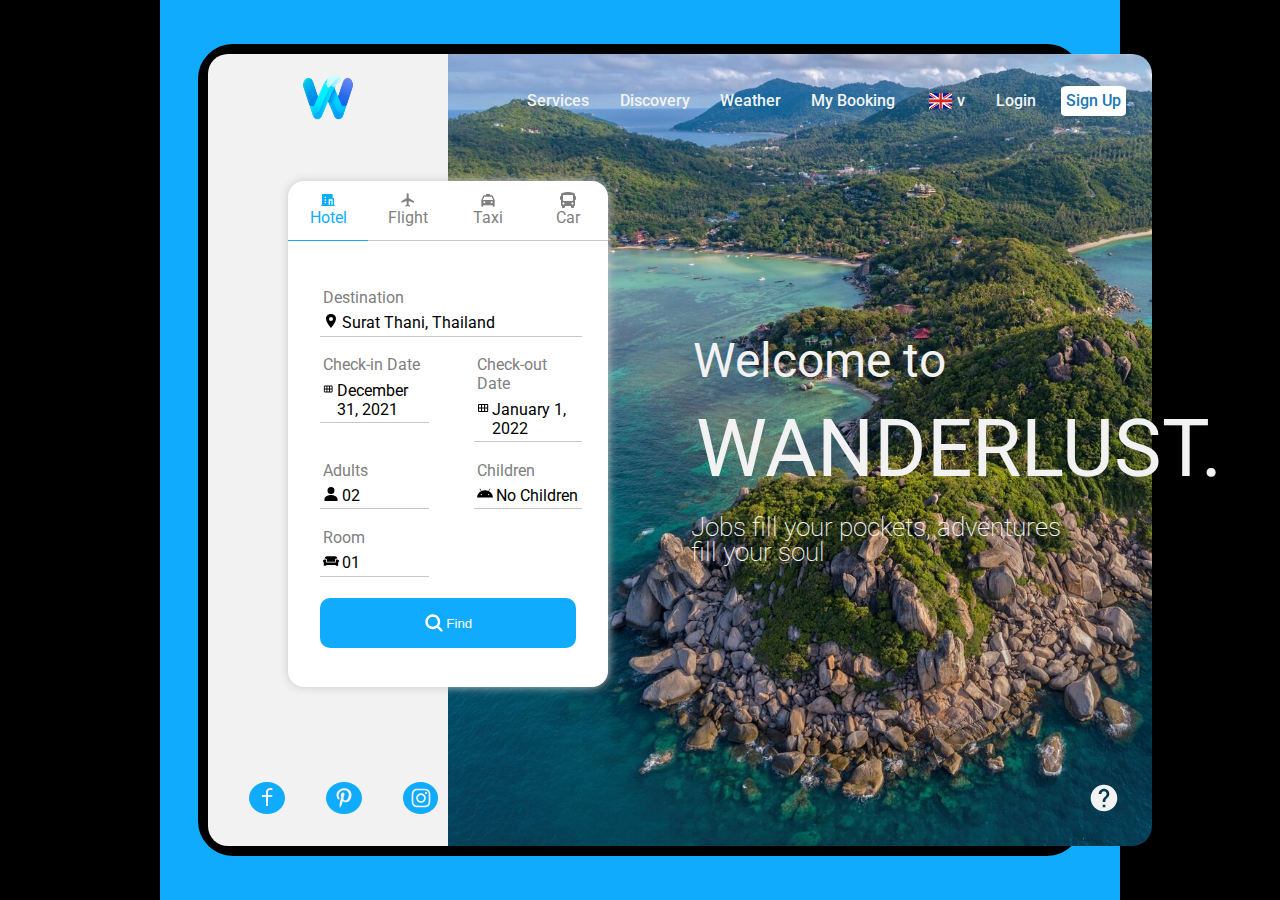
<file: Exercises/CSS Exercise/CSS/index.html>
<!DOCTYPE html>
<html lang="en">
<head>
    <meta charset="UTF-8">
    <meta http-equiv="X-UA-Compatible" content="IE=edge">
    <meta name="viewport" content="width=device-width, initial-scale=1.0">
    <title>Mihlali Mgwebi</title>
    <link rel="stylesheet" href="style.css">
    <!-- [Google Fonts](https://fonts.google.com/share?selection.family=Roboto:wght@300;400;500;700;900) -->
    <link rel="preconnect" href="https://fonts.googleapis.com">
    <link rel="preconnect" href="https://fonts.gstatic.com" crossorigin>
    <link href="https://fonts.googleapis.com/css2?family=Roboto:wght@300;400;500;700;900&display=swap" rel="stylesheet">
</head>
<body>
    <div class="site-container__blue-bg">
        <div class="site-container__black-border">
            <div class="site-container__sidebar">
                <div class="site-container__logo">
                    <img src="./assets/logo-1600×1200-png.png" alt="" srcset="">
                </div>
                <div class="site_footer__socials">
                    <div><svg stroke="currentColor" fill="currentColor" stroke-width="0" viewBox="0 0 24 24" height="1.5em" width="1.5em" xmlns="http://www.w3.org/2000/svg"><g><path fill="none" d="M0 0h24v24H0z"></path><path fill-rule="nonzero" d="M13 9h4.5l-.5 2h-4v9h-2v-9H7V9h4V7.128c0-1.783.186-2.43.534-3.082a3.635 3.635 0 0 1 1.512-1.512C13.698 2.186 14.345 2 16.128 2c.522 0 .98.05 1.372.15V4h-1.372c-1.324 0-1.727.078-2.138.298-.304.162-.53.388-.692.692-.22.411-.298.814-.298 2.138V9z"></path></g></svg></div>
                    <div><svg stroke="currentColor" fill="currentColor" stroke-width="0" viewBox="0 0 384 512" height="1.25em" width="1.5em" xmlns="http://www.w3.org/2000/svg"><path d="M204 6.5C101.4 6.5 0 74.9 0 185.6 0 256 39.6 296 63.6 296c9.9 0 15.6-27.6 15.6-35.4 0-9.3-23.7-29.1-23.7-67.8 0-80.4 61.2-137.4 140.4-137.4 68.1 0 118.5 38.7 118.5 109.8 0 53.1-21.3 152.7-90.3 152.7-24.9 0-46.2-18-46.2-43.8 0-37.8 26.4-74.4 26.4-113.4 0-66.2-93.9-54.2-93.9 25.8 0 16.8 2.1 35.4 9.6 50.7-13.8 59.4-42 147.9-42 209.1 0 18.9 2.7 37.5 4.5 56.4 3.4 3.8 1.7 3.4 6.9 1.5 50.4-69 48.6-82.5 71.4-172.8 12.3 23.4 44.1 36 69.3 36 106.2 0 153.9-103.5 153.9-196.8C384 71.3 298.2 6.5 204 6.5z"></path></svg></div>
                    <div><svg stroke="currentColor" fill="currentColor" stroke-width="0" viewBox="0 0 1024 1024" height="1.5em" width="1.5em" xmlns="http://www.w3.org/2000/svg"><path d="M512 306.9c-113.5 0-205.1 91.6-205.1 205.1S398.5 717.1 512 717.1 717.1 625.5 717.1 512 625.5 306.9 512 306.9zm0 338.4c-73.4 0-133.3-59.9-133.3-133.3S438.6 378.7 512 378.7 645.3 438.6 645.3 512 585.4 645.3 512 645.3zm213.5-394.6c-26.5 0-47.9 21.4-47.9 47.9s21.4 47.9 47.9 47.9 47.9-21.3 47.9-47.9a47.84 47.84 0 0 0-47.9-47.9zM911.8 512c0-55.2.5-109.9-2.6-165-3.1-64-17.7-120.8-64.5-167.6-46.9-46.9-103.6-61.4-167.6-64.5-55.2-3.1-109.9-2.6-165-2.6-55.2 0-109.9-.5-165 2.6-64 3.1-120.8 17.7-167.6 64.5C132.6 226.3 118.1 283 115 347c-3.1 55.2-2.6 109.9-2.6 165s-.5 109.9 2.6 165c3.1 64 17.7 120.8 64.5 167.6 46.9 46.9 103.6 61.4 167.6 64.5 55.2 3.1 109.9 2.6 165 2.6 55.2 0 109.9.5 165-2.6 64-3.1 120.8-17.7 167.6-64.5 46.9-46.9 61.4-103.6 64.5-167.6 3.2-55.1 2.6-109.8 2.6-165zm-88 235.8c-7.3 18.2-16.1 31.8-30.2 45.8-14.1 14.1-27.6 22.9-45.8 30.2C695.2 844.7 570.3 840 512 840c-58.3 0-183.3 4.7-235.9-16.1-18.2-7.3-31.8-16.1-45.8-30.2-14.1-14.1-22.9-27.6-30.2-45.8C179.3 695.2 184 570.3 184 512c0-58.3-4.7-183.3 16.1-235.9 7.3-18.2 16.1-31.8 30.2-45.8s27.6-22.9 45.8-30.2C328.7 179.3 453.7 184 512 184s183.3-4.7 235.9 16.1c18.2 7.3 31.8 16.1 45.8 30.2 14.1 14.1 22.9 27.6 30.2 45.8C844.7 328.7 840 453.7 840 512c0 58.3 4.7 183.2-16.2 235.8z"></path></svg></div>
                </div>
            </div>
            <div class="site-container__content">
                    <ul class="site-container__nav">
                        <li>Services</li>
                        <li>Discovery</li>
                        <li>Weather</li>
                        <li>My Booking</li>
                        <li id="site-dropdown"> <img src="./assets/flag-1772x1181-png.png" alt="" id="site-dropdown__flag">
                            v</li>
                        <li>Login</li>
                        <li id="site-button__sign-up">Sign Up</li>
                    </ul>
            </div>
            <div class="site-container__main-card">
                <div class="site-main-card__nav">
                    <div class="site-main-card__nav-item">
                        <svg stroke="currentColor" fill="currentColor" stroke-width="0" viewBox="0 0 24 24" height="1em" width="1em" xmlns="http://www.w3.org/2000/svg"><g><path fill="none" d="M0 0h24v24H0z"></path><path d="M17 19h2v-8h-6v8h2v-6h2v6zM3 19V4a1 1 0 0 1 1-1h14a1 1 0 0 1 1 1v5h2v10h1v2H2v-2h1zm4-8v2h2v-2H7zm0 4v2h2v-2H7zm0-8v2h2V7H7z"></path></g></svg>
                        Hotel
                    </div>
                    <div class="site-main-card__nav-item">
                        <svg stroke="currentColor" fill="currentColor" stroke-width="0" viewBox="0 0 24 24" height="1em" width="1em" xmlns="http://www.w3.org/2000/svg"><path fill="none" d="M0 0h24v24H0z"></path><path d="M21 16v-2l-8-5V3.5c0-.83-.67-1.5-1.5-1.5S10 2.67 10 3.5V9l-8 5v2l8-2.5V19l-2 1.5V22l3.5-1 3.5 1v-1.5L13 19v-5.5l8 2.5z"></path></svg>
                        Flight
                    </div>
                    <div class="site-main-card__nav-item">
                        <svg stroke="currentColor" fill="currentColor" stroke-width="0" viewBox="0 0 24 24" height="1em" width="1em" xmlns="http://www.w3.org/2000/svg"><g><path fill="none" d="M0 0h24v24H0z"></path><path d="M22 12v9a1 1 0 0 1-1 1h-1a1 1 0 0 1-1-1v-1H5v1a1 1 0 0 1-1 1H3a1 1 0 0 1-1-1v-9l2.48-5.788A2 2 0 0 1 6.32 5H9V3h6v2h2.681a2 2 0 0 1 1.838 1.212L22 12zM4.176 12h15.648l-2.143-5H6.32l-2.143 5zM6.5 17a1.5 1.5 0 1 0 0-3 1.5 1.5 0 0 0 0 3zm11 0a1.5 1.5 0 1 0 0-3 1.5 1.5 0 0 0 0 3z"></path></g></svg>
                        Taxi
                    </div>
                    <div class="site-main-card__nav-item">
                        <svg stroke="currentColor" fill="currentColor" stroke-width="0" viewBox="0 0 512 512" height="1em" width="1em" xmlns="http://www.w3.org/2000/svg"><path d="M488 128h-8V80c0-44.8-99.2-80-224-80S32 35.2 32 80v48h-8c-13.25 0-24 10.74-24 24v80c0 13.25 10.75 24 24 24h8v160c0 17.67 14.33 32 32 32v32c0 17.67 14.33 32 32 32h32c17.67 0 32-14.33 32-32v-32h192v32c0 17.67 14.33 32 32 32h32c17.67 0 32-14.33 32-32v-32h6.4c16 0 25.6-12.8 25.6-25.6V256h8c13.25 0 24-10.75 24-24v-80c0-13.26-10.75-24-24-24zM112 400c-17.67 0-32-14.33-32-32s14.33-32 32-32 32 14.33 32 32-14.33 32-32 32zm16-112c-17.67 0-32-14.33-32-32V128c0-17.67 14.33-32 32-32h256c17.67 0 32 14.33 32 32v128c0 17.67-14.33 32-32 32H128zm272 112c-17.67 0-32-14.33-32-32s14.33-32 32-32 32 14.33 32 32-14.33 32-32 32z"></path></svg>
                        Car
                    </div>
                </div>
                <div class="site-main-card__form">
                    <div class="site-main-card__form-input w-100">
                        <span>Destination</span>
                        <div>
                            <svg stroke="currentColor" fill="currentColor" stroke-width="0" viewBox="0 0 512 512" height="1em" width="1em" xmlns="http://www.w3.org/2000/svg"><path d="M256 32C167.67 32 96 96.51 96 176c0 128 160 304 160 304s160-176 160-304c0-79.49-71.67-144-160-144zm0 224a64 64 0 1164-64 64.07 64.07 0 01-64 64z"></path></svg>
                            Surat Thani, Thailand
                        </div>
                    </div>
                    <div class="site-main-card__form-input">
                        <span>Check-in Date</span>
                        <div><svg stroke="currentColor" fill="currentColor" stroke-width="0" viewBox="0 0 24 24" height="1em" width="1em" xmlns="http://www.w3.org/2000/svg"><path fill="none" d="M0 0h24v24H0V0z"></path><path d="M20 4H4c-1.1 0-2 .9-2 2v12c0 1.1.9 2 2 2h16c1.1 0 2-.9 2-2V6c0-1.1-.9-2-2-2zM8 11H4V6h4v5zm6 0h-4V6h4v5zm6 0h-4V6h4v5zM8 18H4v-5h4v5zm6 0h-4v-5h4v5zm6 0h-4v-5h4v5z"></path></svg>
                            December 31, 2021</div>
                    </div>
                    <div class="site-main-card__form-input">
                        <span>Check-out Date</span>
                        <div><svg stroke="currentColor" fill="currentColor" stroke-width="0" viewBox="0 0 24 24" height="1em" width="1em" xmlns="http://www.w3.org/2000/svg"><path fill="none" d="M0 0h24v24H0V0z"></path><path d="M20 4H4c-1.1 0-2 .9-2 2v12c0 1.1.9 2 2 2h16c1.1 0 2-.9 2-2V6c0-1.1-.9-2-2-2zM8 11H4V6h4v5zm6 0h-4V6h4v5zm6 0h-4V6h4v5zM8 18H4v-5h4v5zm6 0h-4v-5h4v5zm6 0h-4v-5h4v5z"></path></svg>
                            January 1, 2022</div>
                    </div>
                    <div class="site-main-card__form-input ">
                        <span>Adults</span>
                        <div><svg stroke="currentColor" fill="currentColor" stroke-width="0" viewBox="0 0 512 512" height="1em" width="1em" xmlns="http://www.w3.org/2000/svg"><path d="M256 256a112 112 0 10-112-112 112 112 0 00112 112zm0 32c-69.42 0-208 42.88-208 128v64h416v-64c0-85.12-138.58-128-208-128z"></path></svg>
                            02</div>
                    </div>
                    <div class="site-main-card__form-input">
                        <span>Children</span>
                        <div><svg stroke="currentColor" fill="currentColor" stroke-width="0" viewBox="0 0 576 512" height="1em" width="1em" xmlns="http://www.w3.org/2000/svg"><path d="M420.55,301.93a24,24,0,1,1,24-24,24,24,0,0,1-24,24m-265.1,0a24,24,0,1,1,24-24,24,24,0,0,1-24,24m273.7-144.48,47.94-83a10,10,0,1,0-17.27-10h0l-48.54,84.07a301.25,301.25,0,0,0-246.56,0L116.18,64.45a10,10,0,1,0-17.27,10h0l47.94,83C64.53,202.22,8.24,285.55,0,384H576c-8.24-98.45-64.54-181.78-146.85-226.55"></path></svg>
                            No Children</div>
                    </div>
                    <div class="site-main-card__form-input">
                        <span>Room</span>
                        <div><svg stroke="currentColor" fill="currentColor" stroke-width="0" viewBox="0 0 640 512" height="1em" width="1em" xmlns="http://www.w3.org/2000/svg"><path d="M160 224v64h320v-64c0-35.3 28.7-64 64-64h32c0-53-43-96-96-96H160c-53 0-96 43-96 96h32c35.3 0 64 28.7 64 64zm416-32h-32c-17.7 0-32 14.3-32 32v96H128v-96c0-17.7-14.3-32-32-32H64c-35.3 0-64 28.7-64 64 0 23.6 13 44 32 55.1V432c0 8.8 7.2 16 16 16h64c8.8 0 16-7.2 16-16v-16h384v16c0 8.8 7.2 16 16 16h64c8.8 0 16-7.2 16-16V311.1c19-11.1 32-31.5 32-55.1 0-35.3-28.7-64-64-64z"></path></svg>
                            01</div>
                    </div>
                    <div class="site-main-card__form-input site-main-card__form-button w-100">
                        <button><svg stroke="currentColor" fill="currentColor" stroke-width="0" viewBox="0 0 24 24" aria-hidden="true" height="1.5em" width="1.5em" xmlns="http://www.w3.org/2000/svg"><path fill-rule="evenodd" d="M10.5 3.75a6.75 6.75 0 100 13.5 6.75 6.75 0 000-13.5zM2.25 10.5a8.25 8.25 0 1114.59 5.28l4.69 4.69a.75.75 0 11-1.06 1.06l-4.69-4.69A8.25 8.25 0 012.25 10.5z" clip-rule="evenodd"></path></svg><p>Find</p></button>
                    </div>
                
                </div>
            </div>
            <div class="site-container__main-text">                       
                <p class="font-size-medium">Welcome to</p>
                <p class="font-size-large"><b>WANDERLUST.</b></p>
                <p class="font-size-small">Jobs fill your pockets, adventures fill your soul</p>
            </div>
            <div class="site_footer__help-icon">
                <svg stroke="currentColor" fill="currentColor" stroke-width="0" viewBox="0 0 24 24" height="2em" width="2em" xmlns="http://www.w3.org/2000/svg"><path fill="none" d="M0 0h24v24H0z"></path><path d="M12 2C6.48 2 2 6.48 2 12s4.48 10 10 10 10-4.48 10-10S17.52 2 12 2zm1 17h-2v-2h2v2zm2.07-7.75l-.9.92C13.45 12.9 13 13.5 13 15h-2v-.5c0-1.1.45-2.1 1.17-2.83l1.24-1.26c.37-.36.59-.86.59-1.41 0-1.1-.9-2-2-2s-2 .9-2 2H8c0-2.21 1.79-4 4-4s4 1.79 4 4c0 .88-.36 1.68-.93 2.25z"></path></svg>    
            </div>
        </div>
    </div>
</body>
</html>
</file>
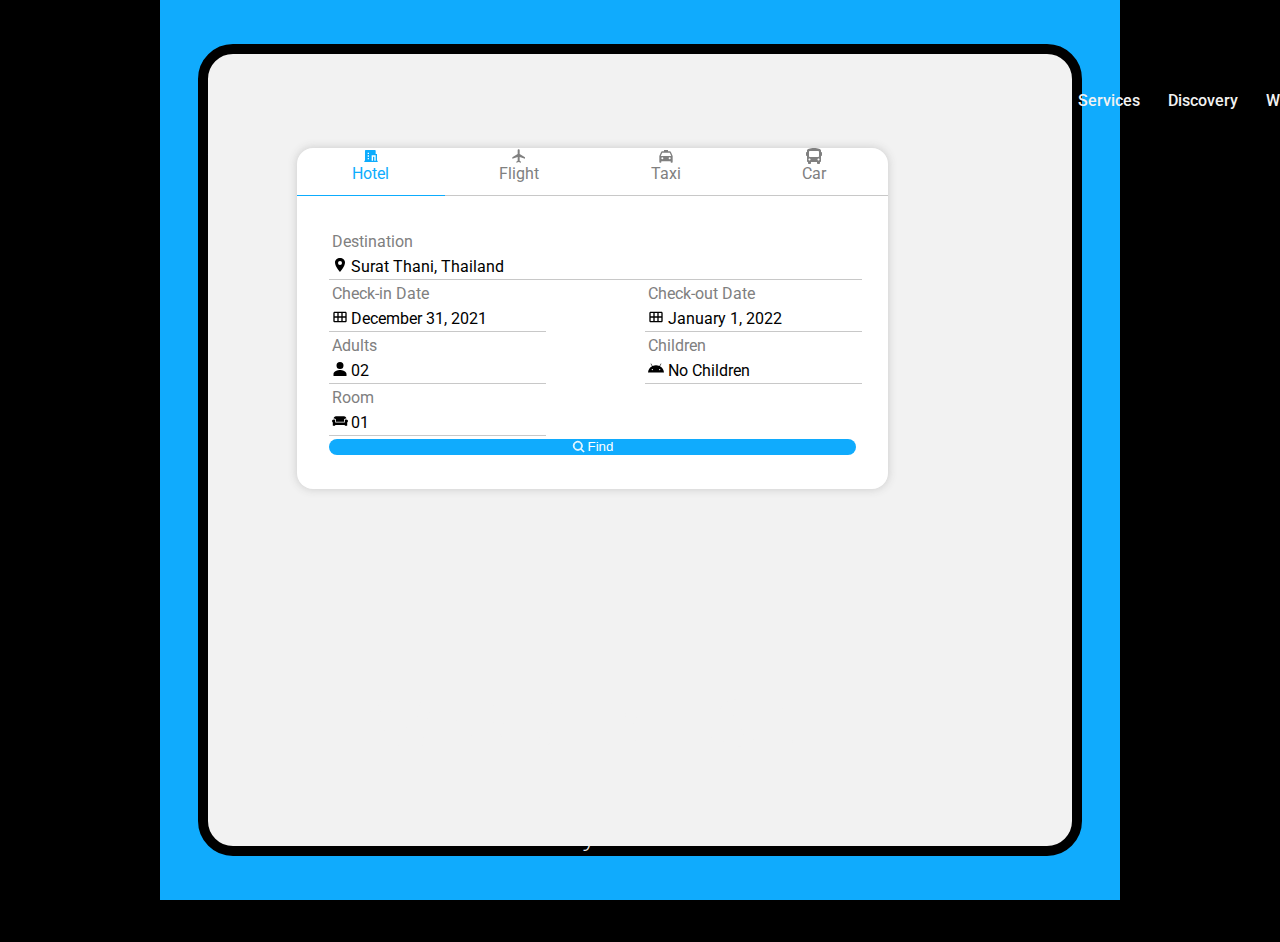
<file: Exercises/CSS Exercise/CSS/index copy.html>
<!DOCTYPE html>
<html lang="en">
<head>
    <meta charset="UTF-8">
    <meta http-equiv="X-UA-Compatible" content="IE=edge">
    <meta name="viewport" content="width=device-width, initial-scale=1.0">
    <title>Mihlali Mgwebi</title>
    <link rel="stylesheet" href="style.css">
    <!-- [Google Fonts](https://fonts.google.com/share?selection.family=Roboto:wght@300;400;500;700;900) -->
    <link rel="preconnect" href="https://fonts.googleapis.com">
    <link rel="preconnect" href="https://fonts.gstatic.com" crossorigin>
    <link href="https://fonts.googleapis.com/css2?family=Roboto:wght@300;400;500;700;900&display=swap" rel="stylesheet">
</head>
<body>
    <div class="site-container__blue-bg">
        <div class="site-container__black-border">
            <div class="site-container__sidebar">
            </div>
            <!-- <div class="site-container__logo">
                W
                <img src="./assets/logo-1600×1200-png.png" alt="logo" srcset=""> 
            </div> -->
            <div class="site-container__content">
            </div>
            <ul class="site-container__nav">
                <li>Services</li>
                <li>Discovery</li>
                <li>Weather</li>
                <li>My Booking</li>
                <li id="site-dropdown"> <img src="./assets/flag-1772x1181-png.png" alt="flag" id="site-dropdown__flag">
                    v</li>
                <li>Login</li>
                <li class="site-button__hover">Sign Up</li>
            </ul>
            <div class="footer">
                <div class="socials">
                    <!-- svgs -->
                    <div>f</div>
                    <div>p</div>
                    <div>i</div>
                </div>
                <div class="help">

                </div>
            </div>
            <div class="site-container__main">
                <div class="site-container__main-card">
                    <div class="site-main-card__nav">
                        <div class="site-main-card__nav-item">
                            <svg stroke="currentColor" fill="currentColor" stroke-width="0" viewBox="0 0 24 24" height="1em" width="1em" xmlns="http://www.w3.org/2000/svg"><g><path fill="none" d="M0 0h24v24H0z"></path><path d="M17 19h2v-8h-6v8h2v-6h2v6zM3 19V4a1 1 0 0 1 1-1h14a1 1 0 0 1 1 1v5h2v10h1v2H2v-2h1zm4-8v2h2v-2H7zm0 4v2h2v-2H7zm0-8v2h2V7H7z"></path></g></svg>
                            Hotel
                        </div>
                        <div class="site-main-card__nav-item">
                            <svg stroke="currentColor" fill="currentColor" stroke-width="0" viewBox="0 0 24 24" height="1em" width="1em" xmlns="http://www.w3.org/2000/svg"><path fill="none" d="M0 0h24v24H0z"></path><path d="M21 16v-2l-8-5V3.5c0-.83-.67-1.5-1.5-1.5S10 2.67 10 3.5V9l-8 5v2l8-2.5V19l-2 1.5V22l3.5-1 3.5 1v-1.5L13 19v-5.5l8 2.5z"></path></svg>
                            Flight
                        </div>
                        <div class="site-main-card__nav-item">
                            <svg stroke="currentColor" fill="currentColor" stroke-width="0" viewBox="0 0 24 24" height="1em" width="1em" xmlns="http://www.w3.org/2000/svg"><g><path fill="none" d="M0 0h24v24H0z"></path><path d="M22 12v9a1 1 0 0 1-1 1h-1a1 1 0 0 1-1-1v-1H5v1a1 1 0 0 1-1 1H3a1 1 0 0 1-1-1v-9l2.48-5.788A2 2 0 0 1 6.32 5H9V3h6v2h2.681a2 2 0 0 1 1.838 1.212L22 12zM4.176 12h15.648l-2.143-5H6.32l-2.143 5zM6.5 17a1.5 1.5 0 1 0 0-3 1.5 1.5 0 0 0 0 3zm11 0a1.5 1.5 0 1 0 0-3 1.5 1.5 0 0 0 0 3z"></path></g></svg>
                            Taxi
                        </div>
                        <div class="site-main-card__nav-item">
                            <svg stroke="currentColor" fill="currentColor" stroke-width="0" viewBox="0 0 512 512" height="1em" width="1em" xmlns="http://www.w3.org/2000/svg"><path d="M488 128h-8V80c0-44.8-99.2-80-224-80S32 35.2 32 80v48h-8c-13.25 0-24 10.74-24 24v80c0 13.25 10.75 24 24 24h8v160c0 17.67 14.33 32 32 32v32c0 17.67 14.33 32 32 32h32c17.67 0 32-14.33 32-32v-32h192v32c0 17.67 14.33 32 32 32h32c17.67 0 32-14.33 32-32v-32h6.4c16 0 25.6-12.8 25.6-25.6V256h8c13.25 0 24-10.75 24-24v-80c0-13.26-10.75-24-24-24zM112 400c-17.67 0-32-14.33-32-32s14.33-32 32-32 32 14.33 32 32-14.33 32-32 32zm16-112c-17.67 0-32-14.33-32-32V128c0-17.67 14.33-32 32-32h256c17.67 0 32 14.33 32 32v128c0 17.67-14.33 32-32 32H128zm272 112c-17.67 0-32-14.33-32-32s14.33-32 32-32 32 14.33 32 32-14.33 32-32 32z"></path></svg>
                            Car
                        </div>
                    </div>
                    <div class="site-main-card__form">
                        <div class="site-main-card__form-input w-100">
                            <span>Destination</span>
                            <div>
                                <svg stroke="currentColor" fill="currentColor" stroke-width="0" viewBox="0 0 512 512" height="1em" width="1em" xmlns="http://www.w3.org/2000/svg"><path d="M256 32C167.67 32 96 96.51 96 176c0 128 160 304 160 304s160-176 160-304c0-79.49-71.67-144-160-144zm0 224a64 64 0 1164-64 64.07 64.07 0 01-64 64z"></path></svg>
                                Surat Thani, Thailand
                            </div>
                        </div>
                        <div class="site-main-card__form-input">
                            <span>Check-in Date</span>
                            <div><svg stroke="currentColor" fill="currentColor" stroke-width="0" viewBox="0 0 24 24" height="1em" width="1em" xmlns="http://www.w3.org/2000/svg"><path fill="none" d="M0 0h24v24H0V0z"></path><path d="M20 4H4c-1.1 0-2 .9-2 2v12c0 1.1.9 2 2 2h16c1.1 0 2-.9 2-2V6c0-1.1-.9-2-2-2zM8 11H4V6h4v5zm6 0h-4V6h4v5zm6 0h-4V6h4v5zM8 18H4v-5h4v5zm6 0h-4v-5h4v5zm6 0h-4v-5h4v5z"></path></svg>
                                December 31, 2021</div>
                        </div>
                        <div class="site-main-card__form-input">
                            <span>Check-out Date</span>
                            <div><svg stroke="currentColor" fill="currentColor" stroke-width="0" viewBox="0 0 24 24" height="1em" width="1em" xmlns="http://www.w3.org/2000/svg"><path fill="none" d="M0 0h24v24H0V0z"></path><path d="M20 4H4c-1.1 0-2 .9-2 2v12c0 1.1.9 2 2 2h16c1.1 0 2-.9 2-2V6c0-1.1-.9-2-2-2zM8 11H4V6h4v5zm6 0h-4V6h4v5zm6 0h-4V6h4v5zM8 18H4v-5h4v5zm6 0h-4v-5h4v5zm6 0h-4v-5h4v5z"></path></svg>
                                January 1, 2022</div>
                        </div>
                        <div class="site-main-card__form-input ">
                            <span>Adults</span>
                            <div><svg stroke="currentColor" fill="currentColor" stroke-width="0" viewBox="0 0 512 512" height="1em" width="1em" xmlns="http://www.w3.org/2000/svg"><path d="M256 256a112 112 0 10-112-112 112 112 0 00112 112zm0 32c-69.42 0-208 42.88-208 128v64h416v-64c0-85.12-138.58-128-208-128z"></path></svg>
                                02</div>
                        </div>
                        <div class="site-main-card__form-input">
                            <span>Children</span>
                            <div><svg stroke="currentColor" fill="currentColor" stroke-width="0" viewBox="0 0 576 512" height="1em" width="1em" xmlns="http://www.w3.org/2000/svg"><path d="M420.55,301.93a24,24,0,1,1,24-24,24,24,0,0,1-24,24m-265.1,0a24,24,0,1,1,24-24,24,24,0,0,1-24,24m273.7-144.48,47.94-83a10,10,0,1,0-17.27-10h0l-48.54,84.07a301.25,301.25,0,0,0-246.56,0L116.18,64.45a10,10,0,1,0-17.27,10h0l47.94,83C64.53,202.22,8.24,285.55,0,384H576c-8.24-98.45-64.54-181.78-146.85-226.55"></path></svg>
                                No Children</div>
                        </div>
                        <div class="site-main-card__form-input">
                            <span>Room</span>
                            <div><svg stroke="currentColor" fill="currentColor" stroke-width="0" viewBox="0 0 640 512" height="1em" width="1em" xmlns="http://www.w3.org/2000/svg"><path d="M160 224v64h320v-64c0-35.3 28.7-64 64-64h32c0-53-43-96-96-96H160c-53 0-96 43-96 96h32c35.3 0 64 28.7 64 64zm416-32h-32c-17.7 0-32 14.3-32 32v96H128v-96c0-17.7-14.3-32-32-32H64c-35.3 0-64 28.7-64 64 0 23.6 13 44 32 55.1V432c0 8.8 7.2 16 16 16h64c8.8 0 16-7.2 16-16v-16h384v16c0 8.8 7.2 16 16 16h64c8.8 0 16-7.2 16-16V311.1c19-11.1 32-31.5 32-55.1 0-35.3-28.7-64-64-64z"></path></svg>
                                01</div>
                        </div>
                        <div class="site-main-card__form-input site-main-card__form-button w-100">
                            <button><svg stroke="currentColor" fill="currentColor" stroke-width="0" viewBox="0 0 24 24" aria-hidden="true" height="1em" width="1em" xmlns="http://www.w3.org/2000/svg"><path fill-rule="evenodd" d="M10.5 3.75a6.75 6.75 0 100 13.5 6.75 6.75 0 000-13.5zM2.25 10.5a8.25 8.25 0 1114.59 5.28l4.69 4.69a.75.75 0 11-1.06 1.06l-4.69-4.69A8.25 8.25 0 012.25 10.5z" clip-rule="evenodd"></path></svg>Find</button>
                        </div>
                       
                    </div>
                </div>
                <div class="site-container__main-text">                       
                    <h3>Welcome to</h3>
                    <h1><b>WANDERLUST.</b></h1>
                    <p>Jobs fill your pockets, adventures fill your soul</p>
                </div>
            </div>
       <!--  
        
        <div class="site-container__main">
            <div class="site-container__main-card">
                <div class="site-main-card__nav">
                    <div class="site-main-card__nav-item">
                        <svg stroke="currentColor" fill="currentColor" stroke-width="0" viewBox="0 0 24 24" height="1em" width="1em" xmlns="http://www.w3.org/2000/svg"><g><path fill="none" d="M0 0h24v24H0z"></path><path d="M17 19h2v-8h-6v8h2v-6h2v6zM3 19V4a1 1 0 0 1 1-1h14a1 1 0 0 1 1 1v5h2v10h1v2H2v-2h1zm4-8v2h2v-2H7zm0 4v2h2v-2H7zm0-8v2h2V7H7z"></path></g></svg>
                        Hotel
                    </div>
                    <div class="site-main-card__nav-item">
                        <svg stroke="currentColor" fill="currentColor" stroke-width="0" viewBox="0 0 24 24" height="1em" width="1em" xmlns="http://www.w3.org/2000/svg"><path fill="none" d="M0 0h24v24H0z"></path><path d="M21 16v-2l-8-5V3.5c0-.83-.67-1.5-1.5-1.5S10 2.67 10 3.5V9l-8 5v2l8-2.5V19l-2 1.5V22l3.5-1 3.5 1v-1.5L13 19v-5.5l8 2.5z"></path></svg>
                        Flight
                    </div>
                    <div class="site-main-card__nav-item">
                        <svg stroke="currentColor" fill="currentColor" stroke-width="0" viewBox="0 0 24 24" height="1em" width="1em" xmlns="http://www.w3.org/2000/svg"><g><path fill="none" d="M0 0h24v24H0z"></path><path d="M22 12v9a1 1 0 0 1-1 1h-1a1 1 0 0 1-1-1v-1H5v1a1 1 0 0 1-1 1H3a1 1 0 0 1-1-1v-9l2.48-5.788A2 2 0 0 1 6.32 5H9V3h6v2h2.681a2 2 0 0 1 1.838 1.212L22 12zM4.176 12h15.648l-2.143-5H6.32l-2.143 5zM6.5 17a1.5 1.5 0 1 0 0-3 1.5 1.5 0 0 0 0 3zm11 0a1.5 1.5 0 1 0 0-3 1.5 1.5 0 0 0 0 3z"></path></g></svg>
                        Taxi
                    </div>
                    <div class="site-main-card__nav-item">
                        <svg stroke="currentColor" fill="currentColor" stroke-width="0" viewBox="0 0 512 512" height="1em" width="1em" xmlns="http://www.w3.org/2000/svg"><path d="M488 128h-8V80c0-44.8-99.2-80-224-80S32 35.2 32 80v48h-8c-13.25 0-24 10.74-24 24v80c0 13.25 10.75 24 24 24h8v160c0 17.67 14.33 32 32 32v32c0 17.67 14.33 32 32 32h32c17.67 0 32-14.33 32-32v-32h192v32c0 17.67 14.33 32 32 32h32c17.67 0 32-14.33 32-32v-32h6.4c16 0 25.6-12.8 25.6-25.6V256h8c13.25 0 24-10.75 24-24v-80c0-13.26-10.75-24-24-24zM112 400c-17.67 0-32-14.33-32-32s14.33-32 32-32 32 14.33 32 32-14.33 32-32 32zm16-112c-17.67 0-32-14.33-32-32V128c0-17.67 14.33-32 32-32h256c17.67 0 32 14.33 32 32v128c0 17.67-14.33 32-32 32H128zm272 112c-17.67 0-32-14.33-32-32s14.33-32 32-32 32 14.33 32 32-14.33 32-32 32z"></path></svg>
                        Car
                    </div>
                </div>
                <div class="site-main-card__form">
                    <div class="site-main-card__form-input w-100">
                        <span>Destination</span>
                        <div>
                            <svg stroke="currentColor" fill="currentColor" stroke-width="0" viewBox="0 0 512 512" height="1em" width="1em" xmlns="http://www.w3.org/2000/svg"><path d="M256 32C167.67 32 96 96.51 96 176c0 128 160 304 160 304s160-176 160-304c0-79.49-71.67-144-160-144zm0 224a64 64 0 1164-64 64.07 64.07 0 01-64 64z"></path></svg>
                            Surat Thani, Thailand
                        </div>
                    </div>
                    <div class="site-main-card__form-input">
                        <span>Check-in Date</span>
                        <div><svg stroke="currentColor" fill="currentColor" stroke-width="0" viewBox="0 0 24 24" height="1em" width="1em" xmlns="http://www.w3.org/2000/svg"><path fill="none" d="M0 0h24v24H0V0z"></path><path d="M20 4H4c-1.1 0-2 .9-2 2v12c0 1.1.9 2 2 2h16c1.1 0 2-.9 2-2V6c0-1.1-.9-2-2-2zM8 11H4V6h4v5zm6 0h-4V6h4v5zm6 0h-4V6h4v5zM8 18H4v-5h4v5zm6 0h-4v-5h4v5zm6 0h-4v-5h4v5z"></path></svg>
                            December 31, 2021</div>
                    </div>
                    <div class="site-main-card__form-input">
                        <span>Check-out Date</span>
                        <div><svg stroke="currentColor" fill="currentColor" stroke-width="0" viewBox="0 0 24 24" height="1em" width="1em" xmlns="http://www.w3.org/2000/svg"><path fill="none" d="M0 0h24v24H0V0z"></path><path d="M20 4H4c-1.1 0-2 .9-2 2v12c0 1.1.9 2 2 2h16c1.1 0 2-.9 2-2V6c0-1.1-.9-2-2-2zM8 11H4V6h4v5zm6 0h-4V6h4v5zm6 0h-4V6h4v5zM8 18H4v-5h4v5zm6 0h-4v-5h4v5zm6 0h-4v-5h4v5z"></path></svg>
                            January 1, 2022</div>
                    </div>
                    <div class="site-main-card__form-input ">
                        <span>Adults</span>
                        <div><svg stroke="currentColor" fill="currentColor" stroke-width="0" viewBox="0 0 512 512" height="1em" width="1em" xmlns="http://www.w3.org/2000/svg"><path d="M256 256a112 112 0 10-112-112 112 112 0 00112 112zm0 32c-69.42 0-208 42.88-208 128v64h416v-64c0-85.12-138.58-128-208-128z"></path></svg>
                            02</div>
                    </div>
                    <div class="site-main-card__form-input">
                        <span>Children</span>
                        <div><svg stroke="currentColor" fill="currentColor" stroke-width="0" viewBox="0 0 576 512" height="1em" width="1em" xmlns="http://www.w3.org/2000/svg"><path d="M420.55,301.93a24,24,0,1,1,24-24,24,24,0,0,1-24,24m-265.1,0a24,24,0,1,1,24-24,24,24,0,0,1-24,24m273.7-144.48,47.94-83a10,10,0,1,0-17.27-10h0l-48.54,84.07a301.25,301.25,0,0,0-246.56,0L116.18,64.45a10,10,0,1,0-17.27,10h0l47.94,83C64.53,202.22,8.24,285.55,0,384H576c-8.24-98.45-64.54-181.78-146.85-226.55"></path></svg>
                            No Children</div>
                    </div>
                    <div class="site-main-card__form-input">
                        <span>Room</span>
                        <div><svg stroke="currentColor" fill="currentColor" stroke-width="0" viewBox="0 0 640 512" height="1em" width="1em" xmlns="http://www.w3.org/2000/svg"><path d="M160 224v64h320v-64c0-35.3 28.7-64 64-64h32c0-53-43-96-96-96H160c-53 0-96 43-96 96h32c35.3 0 64 28.7 64 64zm416-32h-32c-17.7 0-32 14.3-32 32v96H128v-96c0-17.7-14.3-32-32-32H64c-35.3 0-64 28.7-64 64 0 23.6 13 44 32 55.1V432c0 8.8 7.2 16 16 16h64c8.8 0 16-7.2 16-16v-16h384v16c0 8.8 7.2 16 16 16h64c8.8 0 16-7.2 16-16V311.1c19-11.1 32-31.5 32-55.1 0-35.3-28.7-64-64-64z"></path></svg>
                            01</div>
                    </div>
                    <div class="site-main-card__form-input site-main-card__form-button w-100">
                        <button><svg stroke="currentColor" fill="currentColor" stroke-width="0" viewBox="0 0 24 24" aria-hidden="true" height="1em" width="1em" xmlns="http://www.w3.org/2000/svg"><path fill-rule="evenodd" d="M10.5 3.75a6.75 6.75 0 100 13.5 6.75 6.75 0 000-13.5zM2.25 10.5a8.25 8.25 0 1114.59 5.28l4.69 4.69a.75.75 0 11-1.06 1.06l-4.69-4.69A8.25 8.25 0 012.25 10.5z" clip-rule="evenodd"></path></svg>Find</button>
                    </div>
                   
                </div>
            </div>
            <div class="site-container__main-text">                       
                <h3>Welcome to</h3>
                <h1><b>WANDERLUST.</b></h1>
                <p>Jobs fill your pockets, adventures fill your soul</p>
            </div>
        </div> -->
        </div>
    </div>
</body>
</html>
</file>
<file: Exercises/CSS Exercise/CSS/style.css>
body {
    width: 100vw;
    height: 100vh;
    margin:0;

    font-family: 'Roboto', sans-serif;
    color: rgb(242 242 242);
    background-color: black;
    display: flex;
    justify-content: center;
}
.site-container__blue-bg {
    width: 75%;
    background-color: rgb(16 171 253);

    display: flex;
    justify-content: center;
    align-items: center;
    /*difference between align items and align-content*/
}

.site-container__black-border {
    width: 90%;
    height: 88%;
    background-color: rgb(242 242 242) ;
    
    border: 10px solid black;
    border-radius: 35px;

    display: grid;
    grid-template: repeat(12, 1fr)/repeat(12, 1fr);

    column-gap: 5rem;
}


.site-container__sidebar {
    grid-column: 1 / span 4;
    grid-row: 1 / span 12;
    border-radius: 20px 0px 0px 20px;
    background-color: rgb(242 242 242) ;

    display: flex;
    flex-direction: column;
    justify-content: space-between;
    align-items: center;
}

.site-container__logo {
    width: 10em;
    height: 10em;
    display: flex;
    justify-content: center;
}

.site-container__logo img{
    width: 50%;
    height: 50%;
}
.site_footer__socials {
    display: flex;
    justify-content: space-evenly;
    height: 2rem;
    margin: 2rem 0rem 2rem 2rem;
    width: 17rem;
}

.site_footer__socials div{
    background-color: rgb(16 171 253);
    border-radius: 50%;
    width: 13%;
    display: flex;
    justify-content: center;
    align-items: center;
}
/* [Holy Grail Layout]: https://1linelayouts.glitch.me/ */
.site-container__content {
    grid-area: 1 / 4 / span 12 / span 9;

    
    border-radius: 0px 20px 20px 0px;
    background-image: url("./assets/ko-tao-island-1500x1088-jpeg.jpeg");
    background-size: cover;
    background-repeat: no-repeat;
    background-position: left;

    display: grid;
    grid-template-rows: auto 1fr auto;
}

/* [Line Up]:  https://1linelayouts.glitch.me/*/
.site-container__nav {
    padding: 2rem;
    grid-column: 4 / span 9;
    
    display: flex;
    padding: 1rem;
    justify-content: space-around;
    font-weight: 500;
    list-style-type: none;
}

.site-container__nav li
{
    padding: 0.3rem;
}

#site-dropdown {
    display: flex;
    gap: 0.1rem;
}

#site-dropdown__flag {
    width: 30px;
}

#site-button__sign-up {
    color: rgb(30 120 181);
    background-color: rgb(255 255 255);
    border-radius: 10%;
}
/* NAV END */

/* MAIN */
.site-container__main-text {
    grid-column: 6/ span 7;
    grid-row: 4/span 4;
    font-size: xx-large;
    font-weight: 200;
    line-height: 25px;
    display: flex;
    flex-direction: column;
    margin: 2.5em 2.5em;
}

.site-container__main-text p{
    margin: 0.5em 0.1em;
}

.font-size-small{
    font-size: 0.8em;
}
.font-size-medium{
    font-size: 1.5em;
    font-weight:400;
}
.font-size-large{
    font-size: 2.5em;
}

.site-container__main-card {
    grid-row: 3/ span 8;
    grid-column: 2/ span 5;
    background-color: rgb(255 255 255);
    color: grey;
    border-radius: 1em;
    box-shadow: 0px 0px 10px rgb(200 200 200);
    display: grid;
    grid-template: 1fr 6fr/ 1fr;
}
.site-main-card__nav{
    grid-column: 1/span 6;

    display: grid;
    grid-template-columns: repeat(4, 1fr);
    align-content: center;
}

.site-main-card__nav-item {
    display: flex;
    flex-direction: column;
    align-items: center;
    border-bottom: 0.1em solid  rgb(200 200 200);
    padding-bottom: 0.8em;
} 
div .site-main-card__nav-item:first-of-type{
    color: rgb(13 172 253);
    border-bottom: 0.1em solid rgb(13 172 253);
} 
/* [Row wrap](https://www.youtube.com/watch?v=hwbqquXww-U) */
.site-main-card__form {
    grid-column: inherit;
    display: flex;
    flex-flow: row wrap;
    justify-content: space-between;
    padding: 2em;
}

/* [inputs share row]:https://css-tricks.com/snippets/css/a-guide-to-flexbox/ */
.site-main-card__form-input{
    background-color: white;
    flex: 0 1 40%;

    display: flex;
    flex-direction: column;
    align-items: flex-start;
}

.site-main-card__form-input > *{
    padding: 0.2em;
    width: 100%;
    height: fit-content;
}
.site-main-card__form-input div:last-of-type {
    border-bottom: 1px solid rgb(200 200 200);;
    color: black;
    display: flex;
} 

.w-100 {
    flex: 0 1 100%
}

.site-main-card__form-button{
    display: flex;
    justify-content: center;
    align-items: center;
}

.site-main-card__form-input button{
    width: 100%;
    height: 80%;
    background-color: rgb(16 171 253);
    color: rgb(255 255 255);;
    border: none;
    border-radius: 0.75em;
    display: flex;
    justify-content: center;
    align-items: center;
} 
.site-main-card__form-input button svg {
    stroke-width:0.1em;
}
.site-main-card__form-input svg{
    margin-right: 0.2em;
}
/* FOOTER */
/* .site_footer__socials{
    grid-area: 12 /1 /span 1/span 4;
    background-color: black;
    display: flex;
}

.site_footer__socials > * {
    background-color: rgb(16 171 253);
} */

.site_footer__help-icon {
    grid-area: 12 /12 /span 1/span 1;
    display: flex;
    flex-direction: column;
    margin: 2rem 2rem 2rem 0rem;
    justify-content: center;
}
</file>
